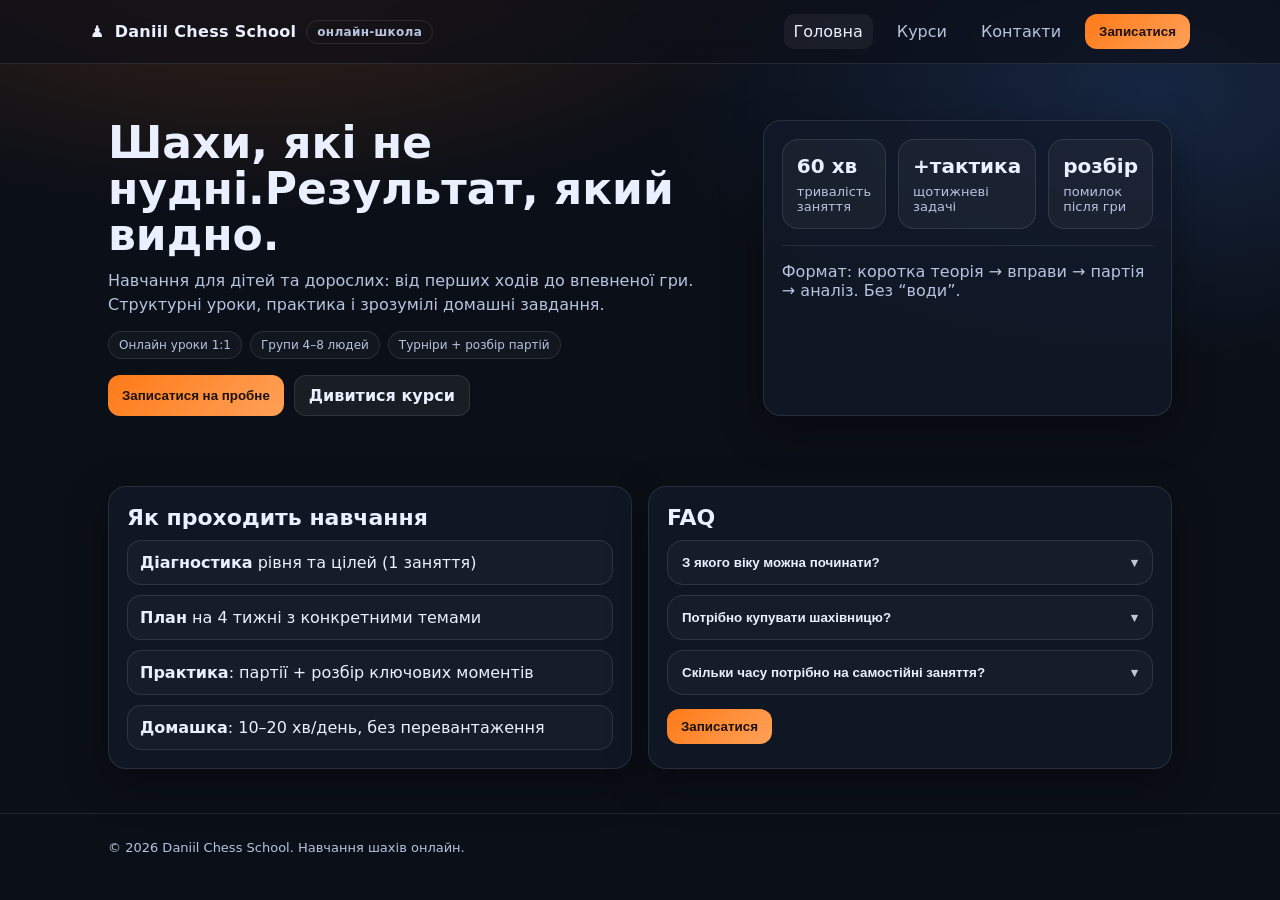
<file: index.html>
<!doctype html>
<html lang="uk">
<head>
  <meta charset="utf-8" />
  <meta name="viewport" content="width=device-width, initial-scale=1" />
  <title>Daniil Chess School | Онлайн-шахи</title>
  <link rel="stylesheet" href="styles.css" />
  <script defer src="main.js"></script>
</head>
<body>
<header>
  <div class="container nav">
    <a class="brand" href="index.html">
      ♟️ <span>Daniil Chess School</span>
      <span class="badge">онлайн-школа</span>
    </a>
    <nav class="links">
      <a data-nav href="index.html">Головна</a>
      <a data-nav href="courses.html">Курси</a>
      <a data-nav href="contacts.html">Контакти</a>
      <button class="btn primary" data-open-modal>Записатися</button>
    </nav>
  </div>
</header>

<main>
  <section class="hero">
    <div class="container hero-wrap">
      <div>
        <h1 class="h1">Шахи, які не нудні.Результат, який видно.</h1>
        <p class="lead">
          Навчання для дітей та дорослих: від перших ходів до впевненої гри.
          Структурні уроки, практика і зрозумілі домашні завдання.
        </p>
        <div class="pillrow" style="margin-top:14px;">
          <span class="pill">Онлайн уроки 1:1</span>
          <span class="pill">Групи 4–8 людей</span>
          <span class="pill">Турніри + розбір партій</span>
        </div>
        <div style="display:flex; gap:10px; flex-wrap:wrap; margin-top:16px;">
          <button class="btn primary" data-open-modal>Записатися на пробне</button>
          <a class="btn" href="courses.html">Дивитися курси</a>
        </div>
      </div>

      <div class="card pad">
        <div class="kpi">
          <div class="item">
            <div class="num">60 хв</div>
            <div class="txt">тривалість заняття</div>
          </div>
          <div class="item">
            <div class="num">+тактика</div>
            <div class="txt">щотижневі задачі</div>
          </div>
          <div class="item">
            <div class="num">розбір</div>
            <div class="txt">помилок після гри</div>
          </div>
        </div>
        <div class="hr"></div>
        <p class="muted" style="margin:0;">
          Формат: коротка теорія → вправи → партія → аналіз. Без “води”.
        </p>
      </div>
    </div>
  </section>

  <section class="section">
    <div class="container split">
      <div class="card pad">
        <h2 class="title">Як проходить навчання</h2>
        <ul class="list">
          <li><b>Діагностика</b> рівня та цілей (1 заняття)</li>
          <li><b>План</b> на 4 тижні з конкретними темами</li>
          <li><b>Практика</b>: партії + розбір ключових моментів</li>
          <li><b>Домашка</b>: 10–20 хв/день, без перевантаження</li>
        </ul>
      </div>

      <div class="card pad">
        <h2 class="title">FAQ</h2>
        <div class="faq">
          <div class="faq-item" data-faq-item>
            <button class="faq-q" type="button" data-faq-q>
              З якого віку можна починати?
              <span class="chev">▾</span>
            </button>
            <div class="faq-a">
              Зазвичай з 6–7 років. Але бувають винятки: якщо дитина уважна і готова сприймати правила.
            </div>
          </div>

          <div class="faq-item" data-faq-item>
            <button class="faq-q" type="button" data-faq-q>
              Потрібно купувати шахівницю?
              <span class="chev">▾</span>
            </button>
            <div class="faq-a">
              Бажано. Онлайн-граємо на платформі, але реальна дошка прискорює прогрес і робить навчання “живішим”.
            </div>
          </div>

          <div class="faq-item" data-faq-item>
            <button class="faq-q" type="button" data-faq-q>
              Скільки часу потрібно на самостійні заняття?
              <span class="chev">▾</span>
            </button>
            <div class="faq-a">
              Для стабільного росту: 10–20 хвилин щодня (тактика + 1 коротка партія або розбір).
            </div>
          </div>
        </div>

        <div style="margin-top:14px;">
          <button class="btn primary" data-open-modal>Записатися</button>
        </div>
      </div>
    </div>
  </section>
</main>

<footer class="footer">
  <div class="container">
    © <span id="year"></span> Daniil Chess School. Навчання шахів онлайн.
  </div>
</footer>

<!-- MODAL -->
<div class="modal" data-modal aria-hidden="true" role="dialog" aria-label="Форма запису">
  <div class="modal-box">
    <div class="modal-head">
      <div style="padding:0 0 0 4px;">
        <div style="font-weight:900;">Запис на пробне заняття</div>
        <div class="muted" style="font-size:13px;">Залиште контакти і ми напишемо вам</div>
      </div>
      <button class="close" type="button" aria-label="Закрити" data-close-modal>✕</button>
    </div>

    <div class="modal-body">
      <form data-validate>
        <div class="field">
          <label for="name">Ім’я</label>
          <input id="name" name="name" placeholder="Наприклад, Андрій" />
          <div class="error">Помилка</div>
        </div>

        <div class="field">
          <label for="phone">Телефон</label>
          <input id="phone" name="phone" placeholder="+380..." />
          <div class="error">Помилка</div>
        </div>

        <div class="field">
          <label for="email">Email</label>
          <input id="email" name="email" placeholder="name@gmail.com" />
          <div class="error">Помилка</div>
        </div>

        <div class="field">
          <label for="course">Цікавить курс</label>
          <select id="course" name="course">
            <option value="Початківець">Початківець</option>
            <option value="Середній рівень">Середній рівень</option>
            <option value="Підготовка до турнірів">Підготовка до турнірів</option>
          </select>
        </div>

        <div class="field">
          <label for="msg">Коментар (необов’язково)</label>
          <textarea id="msg" name="message" placeholder="Коли вам зручно займатися?"></textarea>
        </div>

        <button class="btn primary" type="submit">Надіслати</button>
        <div class="toast" data-toast></div>
      </form>
    </div>
  </div>
</div>

<script>
  document.getElementById("year").textContent = new Date().getFullYear();
</script>
</body>
</html>
</file>
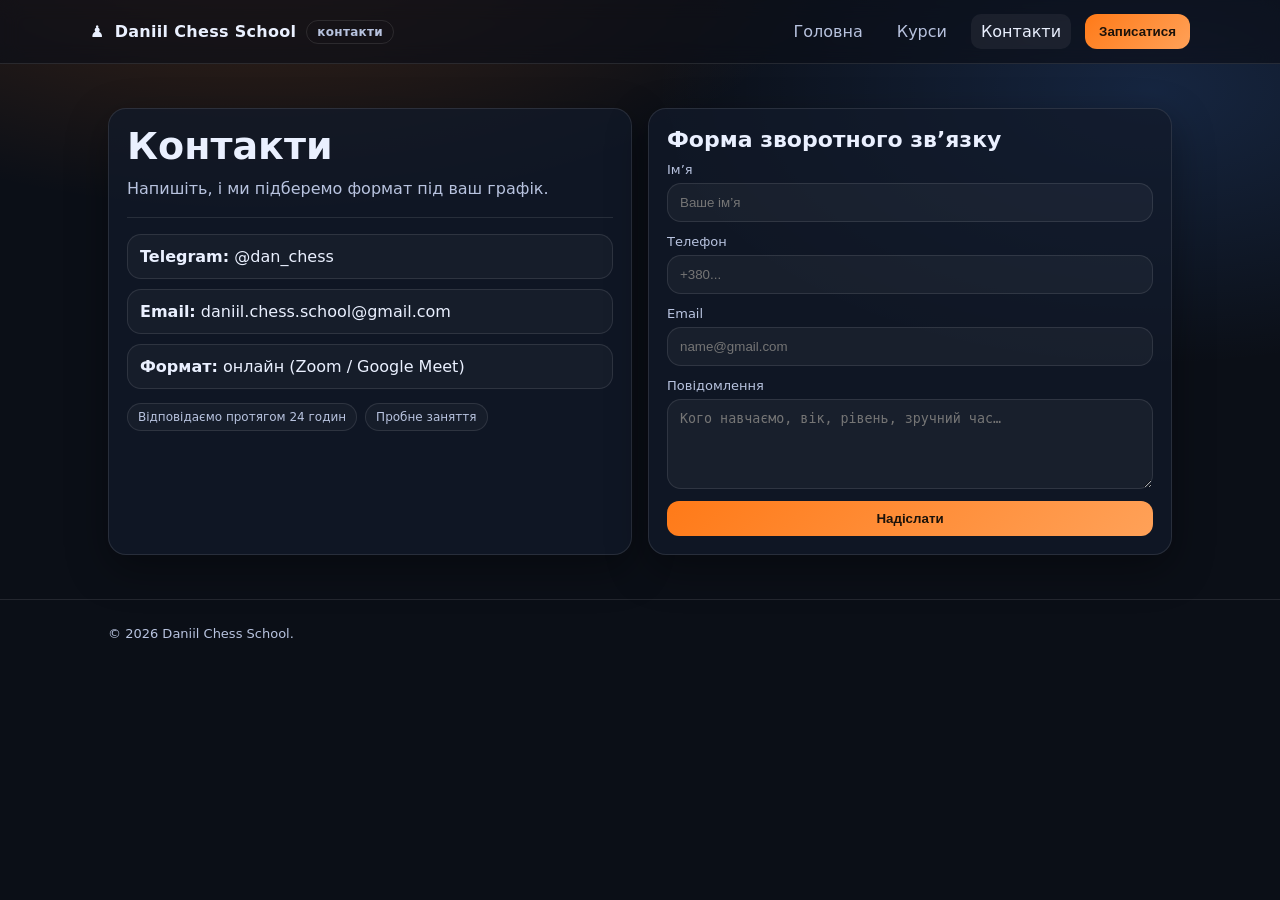
<file: contacts.html>
<!doctype html>
<html lang="uk">
<head>
 <meta charset="utf-8" />
  <meta name="viewport" content="width=device-width, initial-scale=1" />
  <title>Daniil Chess School | Контакти</title>
  <link rel="stylesheet" href="styles.css" />
  <script defer src="main.js"></script>
</head>
<body>
<header>
  <div class="container nav">
    <a class="brand" href="index.html">
      ♟️ <span>Daniil Chess School</span>
      <span class="badge">контакти</span>
    </a>
    <nav class="links"> 
      <a data-nav href="index.html">Головна</a>
      <a data-nav href="courses.html">Курси</a>
      <a data-nav href="contacts.html">Контакти</a>
      <button class="btn primary" data-open-modal>Записатися</button>
    </nav>
  </div>
</header>

<main class="section">
  <div class="container split">
    <div class="card pad">
      <h1 class="h1" style="font-size:38px;">Контакти</h1>
      <p class="lead">Напишіть, і ми підберемо формат під ваш графік.</p>

      <div class="hr"></div>

      <div class="grid" style="gap:10px;">
        <div class="list">
          <li><b>Telegram:</b> @dan_chess</li>
          <li><b>Email:</b> daniil.chess.school@gmail.com</li>
          <li><b>Формат:</b> онлайн (Zoom / Google Meet)</li>
        </div>
      </div>

      <div style="margin-top:14px;" class="pillrow">
        <span class="pill">Відповідаємо протягом 24 годин</span>
        <span class="pill">Пробне заняття</span>
      </div>
    </div>

    <div class="card pad">
      <h2 class="title">Форма зворотного зв’язку</h2>

      <form data-validate>
        <div class="field">
          <label>Ім’я</label>
          <input name="name" placeholder="Ваше ім’я" />
          <div class="error">Помилка</div>
        </div>

        <div class="field">
          <label>Телефон</label>
          <input name="phone" placeholder="+380..." />
          <div class="error">Помилка</div>
        </div>

        <div class="field">
          <label>Email</label>
          <input name="email" placeholder="name@gmail.com" />
          <div class="error">Помилка</div>
        </div>

        <div class="field">
          <label>Повідомлення</label>
          <textarea name="message" placeholder="Кого навчаємо, вік, рівень, зручний час…"></textarea>
        </div>

        <button class="btn primary" type="submit">Надіслати</button>
        <div class="toast" data-toast></div>
      </form>
    </div>
  </div>
</main>

<footer class="footer">
  <div class="container">© <span id="year"></span> Daniil Chess School.</div>
</footer>

<!-- MODAL (швидкий запис) -->
<div class="modal" data-modal aria-hidden="true" role="dialog" aria-label="Форма запису">
  <div class="modal-box">
    <div class="modal-head">
      <div style="padding:0 0 0 4px;">
        <div style="font-weight:900;">Записатися</div>
        <div class="muted" style="font-size:13px;">Швидка заявка</div>
      </div>
      <button class="close" type="button" aria-label="Закрити" data-close-modal>✕</button>
    </div>

    <div class="modal-body">
      <form data-validate>
        <div class="field">
          <label>Ім’я</label>
          <input name="name" placeholder="Ваше ім’я" />
          <div class="error">Помилка</div>
        </div>

        <div class="field">
          <label>Телефон</label>
          <input name="phone" placeholder="+380..." />
          <div class="error">Помилка</div>
        </div>

        <div class="field">
          <label>Email</label>
          <input name="email" placeholder="name@gmail.com" />
          <div class="error">Помилка</div>
        </div>

        <button class="btn primary" type="submit">Надіслати</button>
        <div class="toast" data-toast></div>
      </form>
    </div>
  </div>
</div>

<script>
  document.getElementById("year").textContent = new Date().getFullYear();
</script>
</body>
</html>
</file>
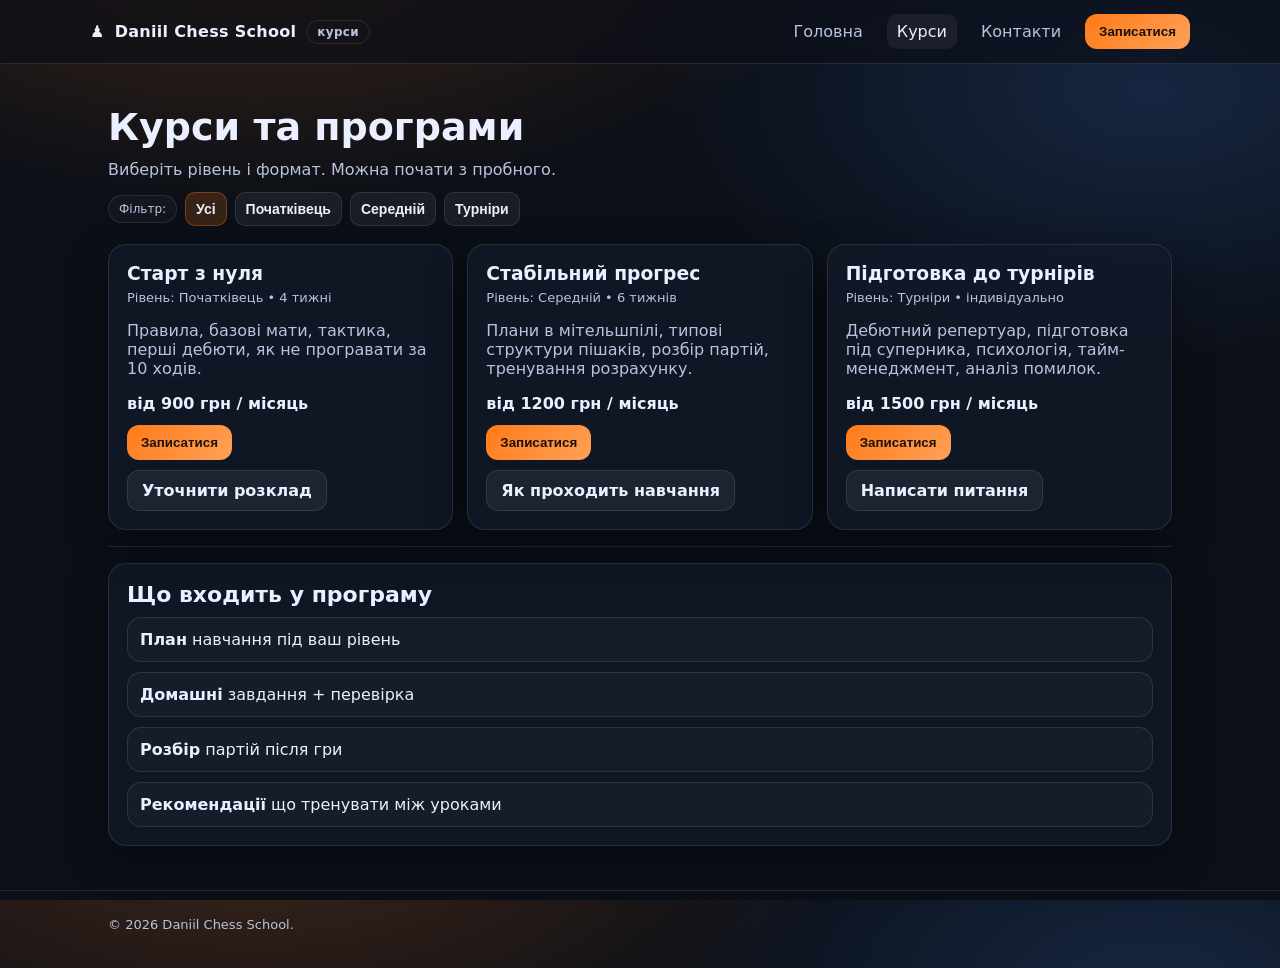
<file: courses.html>
<!doctype html>
<html lang="uk">
<head>
  <meta charset="utf-8" />
  <meta name="viewport" content="width=device-width, initial-scale=1" />
  <title>Daniil Chess School | Курси</title>
  <link rel="stylesheet" href="styles.css" />
  <script defer src="main.js"></script>
</head>
<body>
<header>
  <div class="container nav">
    <a class="brand" href="index.html">
      ♟️ <span>Daniil Chess School</span>
      <span class="badge">курси</span>
    </a>
    <nav class="links">
      <a data-nav href="index.html">Головна</a>
      <a data-nav href="courses.html">Курси</a>
      <a data-nav href="contacts.html">Контакти</a>
      <button class="btn primary" data-open-modal>Записатися</button>
    </nav>
  </div>
</header>

<main class="section">
  <div class="container">
    <h1 class="h1" style="font-size:38px;">Курси та програми</h1>
    <p class="lead">Виберіть рівень і формат. Можна почати з пробного.</p>

    <div class="filters" data-filters>
      <span class="pill">Фільтр:</span>
      <button class="btn small filter-btn" type="button" data-filter="all" aria-pressed="true">Усі</button>
      <button class="btn small filter-btn" type="button" data-filter="beginner" aria-pressed="false">Початківець</button>
      <button class="btn small filter-btn" type="button" data-filter="intermediate" aria-pressed="false">Середній</button>
      <button class="btn small filter-btn" type="button" data-filter="tournament" aria-pressed="false">Турніри</button>
    </div>

    <div class="course-grid">
      <article class="card pad course" data-course-card data-level="beginner">
        <h3>Старт з нуля</h3>
        <div class="meta">Рівень: Початківець • 4 тижні</div>
        <p class="muted">Правила, базові мати, тактика, перші дебюти, як не програвати за 10 ходів.</p>
        <div class="price">від 900 грн / місяць</div>
        <div class="actions">
          <button class="btn primary" data-open-modal data-course="Початківець">Записатися</button>
          <a class="btn" href="contacts.html">Уточнити розклад</a>
        </div>
      </article>

      <article class="card pad course" data-course-card data-level="intermediate">
        <h3>Стабільний прогрес</h3>
        <div class="meta">Рівень: Середній • 6 тижнів</div>
        <p class="muted">Плани в мітельшпілі, типові структури пішаків, розбір партій, тренування розрахунку.</p>
        <div class="price">від 1200 грн / місяць</div>
        <div class="actions">
          <button class="btn primary" data-open-modal data-course="Середній рівень">Записатися</button>
          <a class="btn" href="index.html">Як проходить навчання</a>
        </div>
      </article>

      <article class="card pad course" data-course-card data-level="tournament">
        <h3>Підготовка до турнірів</h3>
        <div class="meta">Рівень: Турніри • індивідуально</div>
        <p class="muted">Дебютний репертуар, підготовка під суперника, психологія, тайм-менеджмент, аналіз помилок.</p>
        <div class="price">від 1500 грн / місяць</div>
        <div class="actions">
          <button class="btn primary" data-open-modal data-course="Підготовка до турнірів">Записатися</button>
          <a class="btn" href="contacts.html">Написати питання</a>
        </div>
      </article>
    </div>

    <div class="hr"></div>

    <div class="card pad">
      <h2 class="title">Що входить у програму</h2>
      <ul class="list">
        <li><b>План</b> навчання під ваш рівень</li>
        <li><b>Домашні</b> завдання + перевірка</li>
        <li><b>Розбір</b> партій після гри</li>
        <li><b>Рекомендації</b> що тренувати між уроками</li>
      </ul>
    </div>
  </div>
</main>

<footer class="footer">
  <div class="container">© <span id="year"></span> Daniil Chess School.</div>
</footer>

<!-- MODAL -->
<div class="modal" data-modal aria-hidden="true" role="dialog" aria-label="Форма запису">
  <div class="modal-box">
    <div class="modal-head">
      <div style="padding:0 0 0 4px;">
        <div style="font-weight:900;">Запис</div>
        <div class="muted" style="font-size:13px;">Оберіть курс і залиште контакти</div>
      </div>
      <button class="close" type="button" aria-label="Закрити" data-close-modal>✕</button>
    </div>

    <div class="modal-body">
      <form data-validate>
        <div class="field">
          <label>Ім’я</label>
          <input name="name" placeholder="Ваше ім’я" />
          <div class="error">Помилка</div>
        </div>

        <div class="field">
          <label>Телефон</label>
          <input name="phone" placeholder="+380..." />
          <div class="error">Помилка</div>
        </div>

        <div class="field">
          <label>Email</label>
          <input name="email" placeholder="name@gmail.com" />
          <div class="error">Помилка</div>
        </div>

        <div class="field">
          <label>Курс</label>
          <select name="course">
            <option value="Початківець">Початківець</option>
            <option value="Середній рівень">Середній рівень</option>
            <option value="Підготовка до турнірів">Підготовка до турнірів</option>
          </select>
        </div>

        <button class="btn primary" type="submit">Надіслати</button>
        <div class="toast" data-toast></div>
      </form>
    </div>
  </div>
</div>

<script>
  document.getElementById("year").textContent = new Date().getFullYear();
</script>
</body>
</html>
</file>
<file: styles.css>
:root{
  --bg:#0b0f17;
  --card:#121a2a;
  --text:#eaf0ff;
  --muted:#b8c3df;
  --accent:#ff7a18;
  --line:rgba(255,255,255,.10);
  --shadow:0 14px 40px rgba(0,0,0,.35);
  --radius:18px;
  --max:1100px;
}

*{box-sizing:border-box}
html,body{height:100%}
body{
  margin:0;
  font-family:system-ui,-apple-system,Segoe UI,Roboto,Arial,sans-serif;
  background:radial-gradient(1000px 500px at 20% -10%, rgba(255,122,24,.22), transparent 60%),
             radial-gradient(900px 500px at 90% 10%, rgba(73,142,255,.18), transparent 55%),
             var(--bg);
  color:var(--text);
}
a{color:inherit;text-decoration:none}
img{max-width:100%;display:block}

.container{max-width:var(--max);margin:0 auto;padding:0 18px}
.section{padding:44px 0}
.grid{display:grid;gap:16px}

header{
  position:sticky; top:0; z-index:50;
  backdrop-filter: blur(10px);
  background:rgba(11,15,23,.65);
  border-bottom:1px solid var(--line);
}
.nav{
  display:flex; align-items:center; justify-content:space-between;
  padding:14px 0;
}
.brand{
  display:flex; align-items:center; gap:10px;
  font-weight:800; letter-spacing:.3px;
}
.badge{
  font-size:12px; color:var(--muted);
  padding:4px 10px; border:1px solid var(--line);
  border-radius:999px;
}
.links{display:flex; gap:14px; align-items:center; flex-wrap:wrap}
.links a{
  padding:8px 10px; border-radius:10px;
  color:var(--muted);
}
.links a.active, .links a:hover{background:rgba(255,255,255,.06); color:var(--text)}

.btn{
  border:0; cursor:pointer; font-weight:700;
  padding:10px 14px; border-radius:12px;
  background:rgba(255,255,255,.06); color:var(--text);
  border:1px solid var(--line);
}
.btn:hover{transform:translateY(-1px)}
.btn.primary{
  background:linear-gradient(135deg, var(--accent), #ffa158);
  color:#1b120a;
  border:0;
}
.btn.ghost{background:transparent}
.btn.small{padding:8px 10px; border-radius:10px; font-size:14px}

.hero{
  padding:56px 0 26px;
}
.hero-wrap{
  display:grid; gap:18px;
  grid-template-columns: 1.35fr .65fr;
  align-items:stretch;
}
@media (max-width:900px){
  .hero-wrap{grid-template-columns:1fr}
}
.h1{
  font-size:44px; line-height:1.05; margin:0;
}
@media (max-width:520px){
  .h1{font-size:34px}
}
.lead{
  margin:10px 0 0;
  color:var(--muted);
  font-size:16px; line-height:1.5;
  max-width:62ch;
}
.card{
  background:rgba(18,26,42,.75);
  border:1px solid var(--line);
  border-radius:var(--radius);
  box-shadow:var(--shadow);
}
.card.pad{padding:18px}
.kpi{
  display:grid; gap:12px;
  grid-template-columns:repeat(3,1fr);
}
@media (max-width:600px){
  .kpi{grid-template-columns:1fr}
}
.kpi .item{
  padding:14px; border-radius:16px;
  border:1px solid var(--line);
  background:rgba(255,255,255,.04);
}
.kpi .num{font-size:20px; font-weight:900}
.kpi .txt{color:var(--muted); font-size:13px; margin-top:6px}

.split{
  display:grid; gap:16px;
  grid-template-columns: 1fr 1fr;
}
@media (max-width:900px){
  .split{grid-template-columns:1fr}
}

.title{
  font-size:22px; margin:0 0 10px;
}
.muted{color:var(--muted)}
.pillrow{display:flex; gap:8px; flex-wrap:wrap}

.pill{
  font-size:12px; color:var(--muted);
  padding:6px 10px; border-radius:999px;
  border:1px solid var(--line);
  background:rgba(255,255,255,.03);
}

.list{
  margin:0; padding:0; list-style:none;
  display:grid; gap:10px;
}
.list li{
  padding:12px 12px;
  border:1px solid var(--line);
  border-radius:14px;
  background:rgba(255,255,255,.03);
}
.list li b{color:var(--text)}

.footer{
  padding:26px 0 36px;
  border-top:1px solid var(--line);
  color:var(--muted);
  font-size:13px;
}

.hr{height:1px;background:var(--line);margin:16px 0}

/* Courses */
.filters{
  display:flex; gap:8px; flex-wrap:wrap;
  align-items:center; margin:10px 0 18px;
}
.filter-btn[aria-pressed="true"]{
  background:rgba(255,122,24,.18);
  border-color:rgba(255,122,24,.35);
  color:var(--text);
}
.course-grid{
  display:grid; gap:14px;
  grid-template-columns:repeat(3,1fr);
}
@media (max-width:980px){
  .course-grid{grid-template-columns:repeat(2,1fr)}
}
@media (max-width:620px){
  .course-grid{grid-template-columns:1fr}
}
.course h3{margin:0 0 6px}
.course .meta{color:var(--muted); font-size:13px}
.course .price{font-weight:900; margin-top:10px}
.course .actions{display:flex; gap:10px; margin-top:12px; flex-wrap:wrap}

/* FAQ accordion */
.faq{
  display:grid; gap:10px;
}
.faq-item{
  border:1px solid var(--line);
  border-radius:16px;
  background:rgba(255,255,255,.03);
  overflow:hidden;
}
.faq-q{
  width:100%;
  text-align:left;
  background:transparent;
  border:0;
  color:var(--text);
  padding:14px 14px;
  cursor:pointer;
  display:flex; align-items:center; justify-content:space-between;
  font-weight:800;
}
.faq-a{
  padding:0 14px 14px;
  color:var(--muted);
  line-height:1.5;
  display:none;
}
.faq-item.open .faq-a{display:block}
.chev{opacity:.8}

/* Modal */
.modal{
  position:fixed; inset:0;
  display:none;
  align-items:center; justify-content:center;
  padding:18px;
  background:rgba(0,0,0,.55);
  z-index:1000;
}
.modal.open{display:flex}
.modal-box{
  width:min(560px, 100%);
  border-radius:22px;
  border:1px solid var(--line);
  background:rgba(18,26,42,.92);
  box-shadow:var(--shadow);
}
.modal-head{
  display:flex; justify-content:space-between; align-items:center;
  padding:16px 16px 0;
}
.modal-body{padding:16px}
.close{
  background:transparent; border:0; color:var(--muted);
  cursor:pointer; font-size:18px;
}

form{display:grid; gap:12px}
.field{display:grid; gap:6px}
label{font-size:13px; color:var(--muted)}
input, select, textarea{
  width:100%;
  padding:11px 12px;
  border-radius:14px;
  border:1px solid var(--line);
  background:rgba(255,255,255,.04);
  color:var(--text);
  outline:none;
}
textarea{min-height:90px; resize:vertical}
input:focus, select:focus, textarea:focus{border-color:rgba(255,122,24,.45)}
.error{
  font-size:12px;
  color:#ffb3b3;
  display:none;
}
.field.invalid .error{display:block}
.toast{
  display:none;
  margin-top:10px;
  padding:10px 12px;
  border-radius:14px;
  border:1px solid rgba(80,255,170,.25);
  background:rgba(80,255,170,.10);
  color:#d8ffe9;
  font-size:13px;
}
.toast.show{display:block}

/* small helper */
.hidden{display:none !important}
</file>
